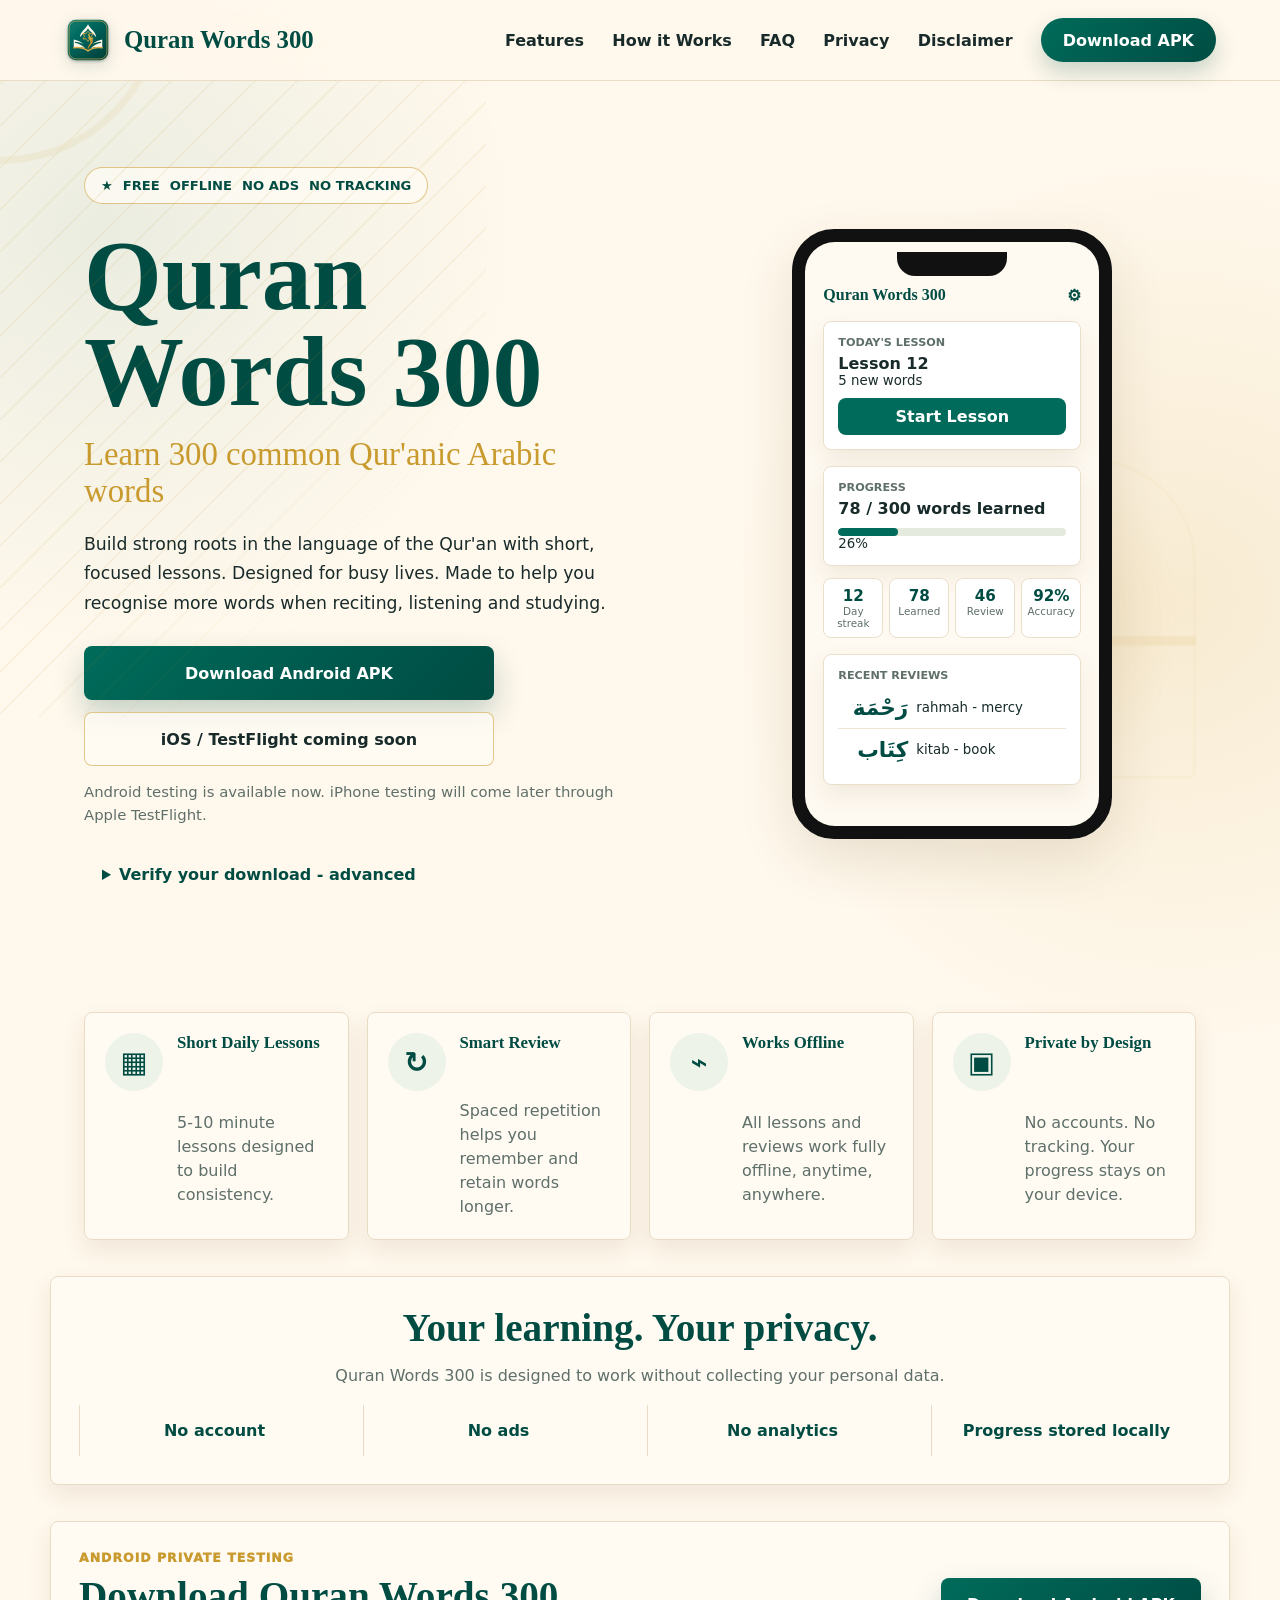
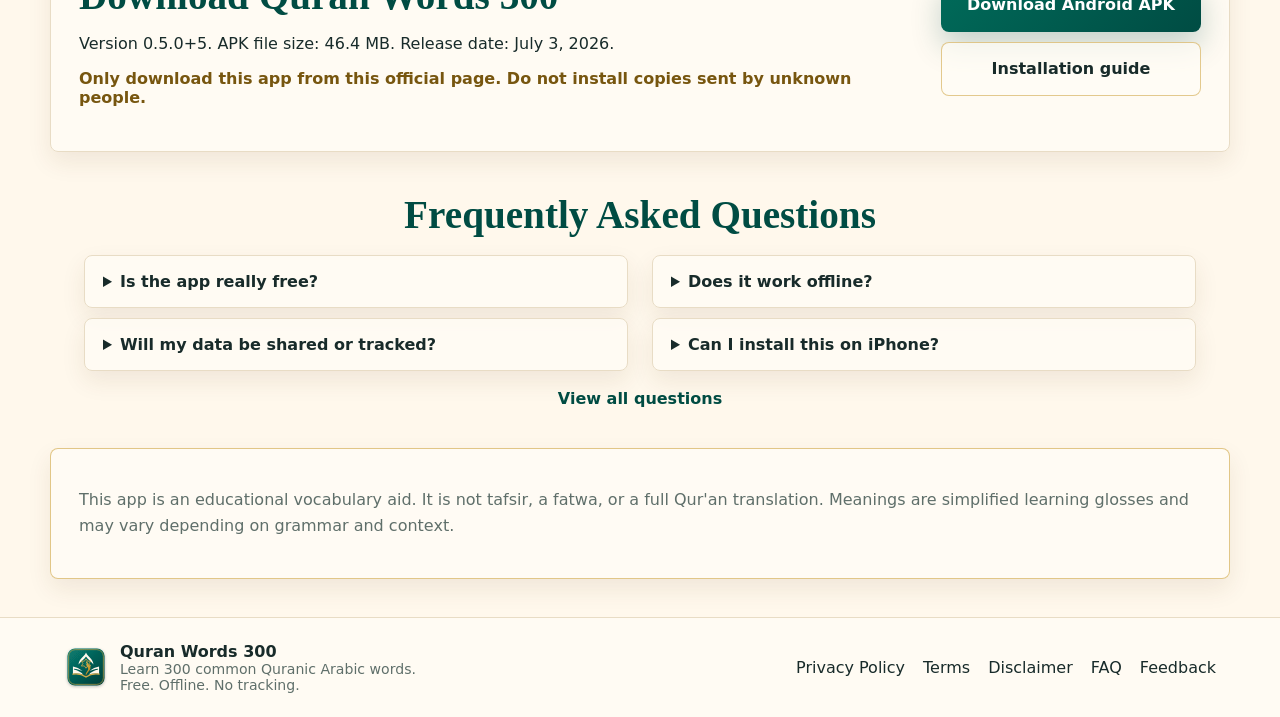
<file: index.html>
<!doctype html>
<html lang="en">
<head>
  <meta charset="utf-8">
  <meta name="viewport" content="width=device-width, initial-scale=1">
  <title>Quran Words 300 - Learn common Quranic Arabic words</title>
  <meta name="description" content="Learn 300 common Quranic Arabic words. Free, offline, no ads and no tracking.">
  <link rel="icon" href="assets/logo/favicon.ico">
  <link rel="apple-touch-icon" href="assets/logo/apple-touch-icon.png">
  <link rel="stylesheet" href="assets/css/styles.css">
</head>
<body>
  <header class="site-header">
    <a class="brand" href="index.html" aria-label="Quran Words 300 home">
      <img src="assets/logo/quran-words-300-icon.svg" alt="" width="48" height="48">
      <span>Quran Words 300</span>
    </a>
    <button class="menu-button" type="button" aria-expanded="false" aria-controls="site-nav">
      <span></span><span></span><span></span>
      <span class="sr-only">Menu</span>
    </button>
    <nav id="site-nav" class="site-nav" aria-label="Main navigation">
      <a href="#features">Features</a>
      <a href="#how">How it Works</a>
      <a href="faq.html">FAQ</a>
      <a href="privacy.html">Privacy</a>
      <a href="disclaimer.html">Disclaimer</a>
      <a class="nav-download" href="https://github.com/j4far/quran-words-300/releases/download/v0.5.0/quran_words_300_v1.apk">Download APK</a>
    </nav>
  </header>

  <main>
    <section class="hero section-shell">
      <div class="hero-copy">
        <div class="badge">
          <span aria-hidden="true">★</span>
          <span>Free</span>
          <span>Offline</span>
          <span>No ads</span>
          <span>No tracking</span>
        </div>
        <h1>Quran Words 300</h1>
        <p class="subhead">Learn 300 common Qur'anic Arabic words</p>
        <p class="lead">Build strong roots in the language of the Qur'an with short, focused lessons. Designed for busy lives. Made to help you recognise more words when reciting, listening and studying.</p>
        <div class="cta-stack">
          <a class="button primary" href="https://github.com/j4far/quran-words-300/releases/download/v0.5.0/quran_words_300_v1.apk">Download Android APK</a>
          <span class="button secondary disabled" aria-disabled="true">iOS / TestFlight coming soon</span>
        </div>
        <p class="small-note">Android testing is available now. iPhone testing will come later through Apple TestFlight.</p>
        <details class="verify">
          <summary>Verify your download - advanced</summary>
          <p>Technical users can compare the SHA-256 checksum of the downloaded APK with the value below to confirm the file has not changed.</p>
          <div class="checksum-row">
            <code id="checksum">02d90bd3e41cfec57b8a3e9467ac057fa9d716fff76697de5eb9ce2103a9549a</code>
            <button class="copy-button" type="button" data-copy-target="checksum">Copy</button>
          </div>
          <p class="command">Windows PowerShell: <code>Get-FileHash .\quran_words_300_v1.apk -Algorithm SHA256</code></p>
          <p class="small-note">The checksum must be regenerated whenever a new APK is released.</p>
        </details>
      </div>
      <div class="hero-visual" aria-label="App preview">
        <div class="phone">
          <div class="phone-top"></div>
          <div class="phone-screen">
            <div class="phone-bar"><span>Quran Words 300</span><span>⚙</span></div>
            <section class="mini-card">
              <span class="mini-label">Today's lesson</span>
              <strong>Lesson 12</strong>
              <small>5 new words</small>
              <div class="mini-button">Start Lesson</div>
            </section>
            <section class="mini-card">
              <span class="mini-label">Progress</span>
              <strong>78 / 300 words learned</strong>
              <div class="progress"><span style="width:26%"></span></div>
              <small>26%</small>
            </section>
            <div class="mini-stats">
              <span><strong>12</strong> Day streak</span>
              <span><strong>78</strong> Learned</span>
              <span><strong>46</strong> Review</span>
              <span><strong>92%</strong> Accuracy</span>
            </div>
            <section class="mini-card">
              <span class="mini-label">Recent reviews</span>
              <div class="arabic-row"><span>رَحْمَة</span><small>rahmah - mercy</small></div>
              <div class="arabic-row"><span>كِتَاب</span><small>kitab - book</small></div>
            </section>
          </div>
        </div>
        <div class="lamp-card" aria-hidden="true"></div>
      </div>
    </section>

    <section id="features" class="features section-shell">
      <article class="feature-card">
        <span class="feature-icon">▦</span>
        <h2>Short Daily Lessons</h2>
        <p>5-10 minute lessons designed to build consistency.</p>
      </article>
      <article class="feature-card">
        <span class="feature-icon">↻</span>
        <h2>Smart Review</h2>
        <p>Spaced repetition helps you remember and retain words longer.</p>
      </article>
      <article class="feature-card">
        <span class="feature-icon">⌁</span>
        <h2>Works Offline</h2>
        <p>All lessons and reviews work fully offline, anytime, anywhere.</p>
      </article>
      <article class="feature-card">
        <span class="feature-icon">▣</span>
        <h2>Private by Design</h2>
        <p>No accounts. No tracking. Your progress stays on your device.</p>
      </article>
    </section>

    <section id="how" class="trust section-shell">
      <h2>Your learning. Your privacy.</h2>
      <p>Quran Words 300 is designed to work without collecting your personal data.</p>
      <div class="trust-grid">
        <span>No account</span>
        <span>No ads</span>
        <span>No analytics</span>
        <span>Progress stored locally</span>
      </div>
    </section>

    <section id="download" class="download section-shell">
      <div>
        <p class="eyebrow">Android private testing</p>
        <h2>Download Quran Words 300</h2>
        <p>Version 0.5.0+5. APK file size: 46.4 MB. Release date: July 3, 2026.</p>
        <p class="safety">Only download this app from this official page. Do not install copies sent by unknown people.</p>
      </div>
      <div class="download-actions">
        <a class="button primary" href="https://github.com/j4far/quran-words-300/releases/download/v0.5.0/quran_words_300_v1.apk">Download Android APK</a>
        <a class="button secondary" href="faq.html#install">Installation guide</a>
      </div>
    </section>

    <section class="faq-preview section-shell">
      <h2>Frequently Asked Questions</h2>
      <div class="faq-grid">
        <details><summary>Is the app really free?</summary><p>Yes. There are no ads, no paywall and no in-app purchases.</p></details>
        <details><summary>Does it work offline?</summary><p>Yes. Lessons, reviews and progress work locally on your phone.</p></details>
        <details><summary>Will my data be shared or tracked?</summary><p>No. The app has no analytics, tracking SDKs or account system.</p></details>
        <details><summary>Can I install this on iPhone?</summary><p>Not at this stage. iPhone testing will come later through Apple TestFlight.</p></details>
      </div>
      <a class="text-link" href="faq.html">View all questions</a>
    </section>

    <section class="disclaimer section-shell">
      <p>This app is an educational vocabulary aid. It is not tafsir, a fatwa, or a full Qur'an translation. Meanings are simplified learning glosses and may vary depending on grammar and context.</p>
    </section>
  </main>

  <footer class="site-footer">
    <div class="footer-brand">
      <img src="assets/logo/quran-words-300-icon.svg" alt="" width="44" height="44">
      <div><strong>Quran Words 300</strong><span>Learn 300 common Quranic Arabic words. Free. Offline. No tracking.</span></div>
    </div>
    <nav aria-label="Footer navigation">
      <a href="privacy.html">Privacy Policy</a>
      <a href="terms.html">Terms</a>
      <a href="disclaimer.html">Disclaimer</a>
      <a href="faq.html">FAQ</a>
      <a href="https://github.com/j4far/quran-words-300/issues/new?title=Quran%20Words%20300%20Feedback">Feedback</a>
    </nav>
  </footer>

  <script src="assets/js/main.js"></script>
</body>
</html>
</file>
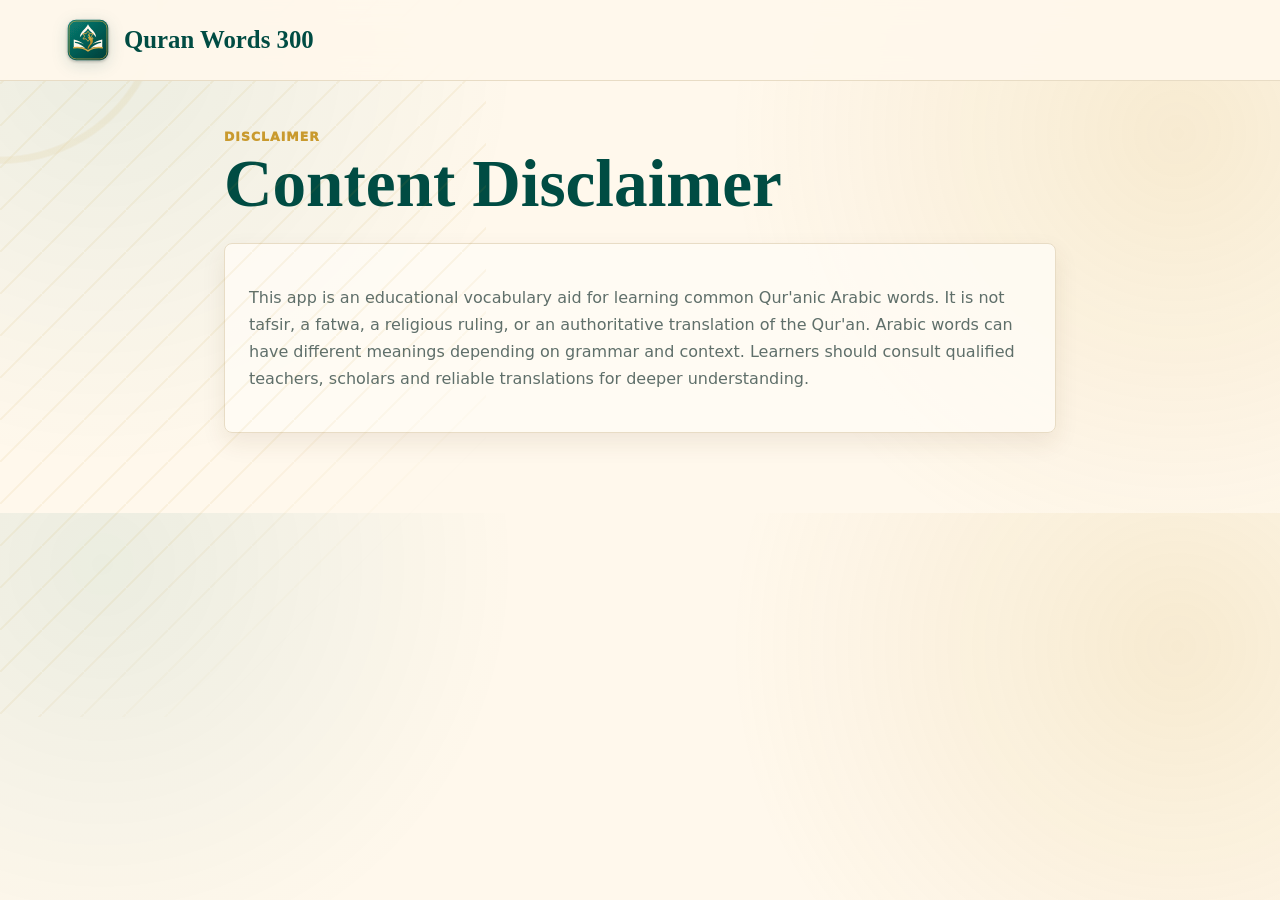
<file: disclaimer.html>
<!doctype html>
<html lang="en">
<head>
  <meta charset="utf-8">
  <meta name="viewport" content="width=device-width, initial-scale=1">
  <title>Disclaimer - Quran Words 300</title>
  <link rel="icon" href="assets/logo/favicon.ico">
  <link rel="stylesheet" href="assets/css/styles.css">
</head>
<body>
  <header class="site-header"><a class="brand" href="index.html"><img src="assets/logo/quran-words-300-icon.svg" alt="" width="48" height="48"><span>Quran Words 300</span></a></header>
  <main class="page section-shell">
    <p class="eyebrow">Disclaimer</p>
    <h1>Content Disclaimer</h1>
    <div class="policy-card">
      <p>This app is an educational vocabulary aid for learning common Qur'anic Arabic words. It is not tafsir, a fatwa, a religious ruling, or an authoritative translation of the Qur'an. Arabic words can have different meanings depending on grammar and context. Learners should consult qualified teachers, scholars and reliable translations for deeper understanding.</p>
    </div>
  </main>
</body>
</html>
</file>
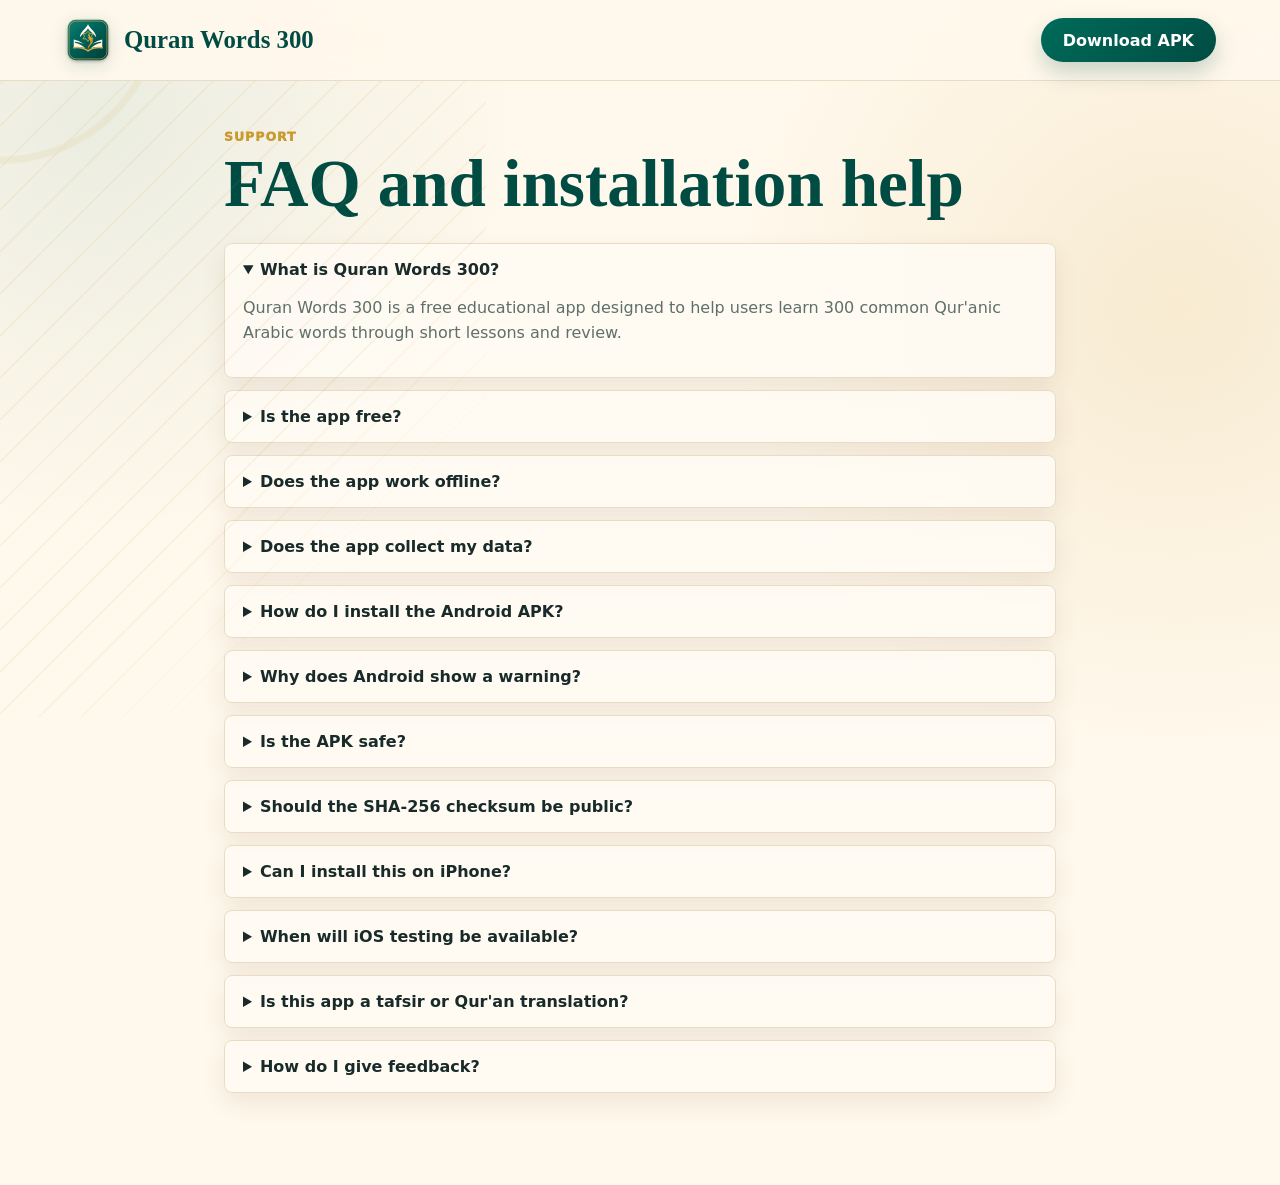
<file: faq.html>
<!doctype html>
<html lang="en">
<head>
  <meta charset="utf-8">
  <meta name="viewport" content="width=device-width, initial-scale=1">
  <title>FAQ - Quran Words 300</title>
  <link rel="icon" href="assets/logo/favicon.ico">
  <link rel="stylesheet" href="assets/css/styles.css">
</head>
<body>
  <header class="site-header">
    <a class="brand" href="index.html"><img src="assets/logo/quran-words-300-icon.svg" alt="" width="48" height="48"><span>Quran Words 300</span></a>
    <a class="nav-download" href="https://github.com/j4far/quran-words-300/releases/download/v0.5.0/quran_words_300_v1.apk">Download APK</a>
  </header>
  <main class="page section-shell">
    <p class="eyebrow">Support</p>
    <h1>FAQ and installation help</h1>
    <div class="faq-list">
      <details open><summary>What is Quran Words 300?</summary><p>Quran Words 300 is a free educational app designed to help users learn 300 common Qur'anic Arabic words through short lessons and review.</p></details>
      <details><summary>Is the app free?</summary><p>Yes. The app is free. There are no ads, no paywall and no in-app purchases.</p></details>
      <details><summary>Does the app work offline?</summary><p>Yes. The app is designed to work offline. Lessons, reviews and progress are stored locally on your phone.</p></details>
      <details><summary>Does the app collect my data?</summary><p>No. The app does not require an account, does not use analytics and does not collect personal data.</p></details>
      <details id="install"><summary>How do I install the Android APK?</summary><ol><li>Tap Download Android APK.</li><li>Open the downloaded file.</li><li>Android may ask you to allow installation from your browser or file manager.</li><li>Tap Settings.</li><li>Enable Allow from this source.</li><li>Return to the APK and tap Install.</li><li>After installation, you can disable Allow from this source again.</li></ol></details>
      <details><summary>Why does Android show a warning?</summary><p>Android shows a warning because the app is being installed outside Google Play during this private testing stage. Only install the APK if you downloaded it from the official Quran Words 300 page.</p></details>
      <details><summary>Is the APK safe?</summary><p>The APK should only be downloaded from the official Quran Words 300 page. The app is designed to work offline, without ads, tracking or analytics. Technical users can also compare the SHA-256 checksum.</p></details>
      <details><summary>Should the SHA-256 checksum be public?</summary><p>Yes. The SHA-256 checksum is not secret. It is a file fingerprint that helps users check whether the APK has changed. It does not reveal source code, passwords or signing keys.</p></details>
      <details><summary>Can I install this on iPhone?</summary><p>Not at this stage. APK files are only for Android. iOS does not use APK files.</p></details>
      <details><summary>When will iOS testing be available?</summary><p>iOS testing will be considered after the Android version has been user tested and improved. iPhone testing will likely use Apple TestFlight.</p></details>
      <details><summary>Is this app a tafsir or Qur'an translation?</summary><p>No. It is a vocabulary learning aid. Meanings are simplified learning glosses and may vary depending on grammar and context.</p></details>
      <details><summary>How do I give feedback?</summary><p>Use the Feedback link on the website. It opens a public GitHub feedback form for this testing release.</p></details>
    </div>
  </main>
  <script src="assets/js/main.js"></script>
</body>
</html>
</file>
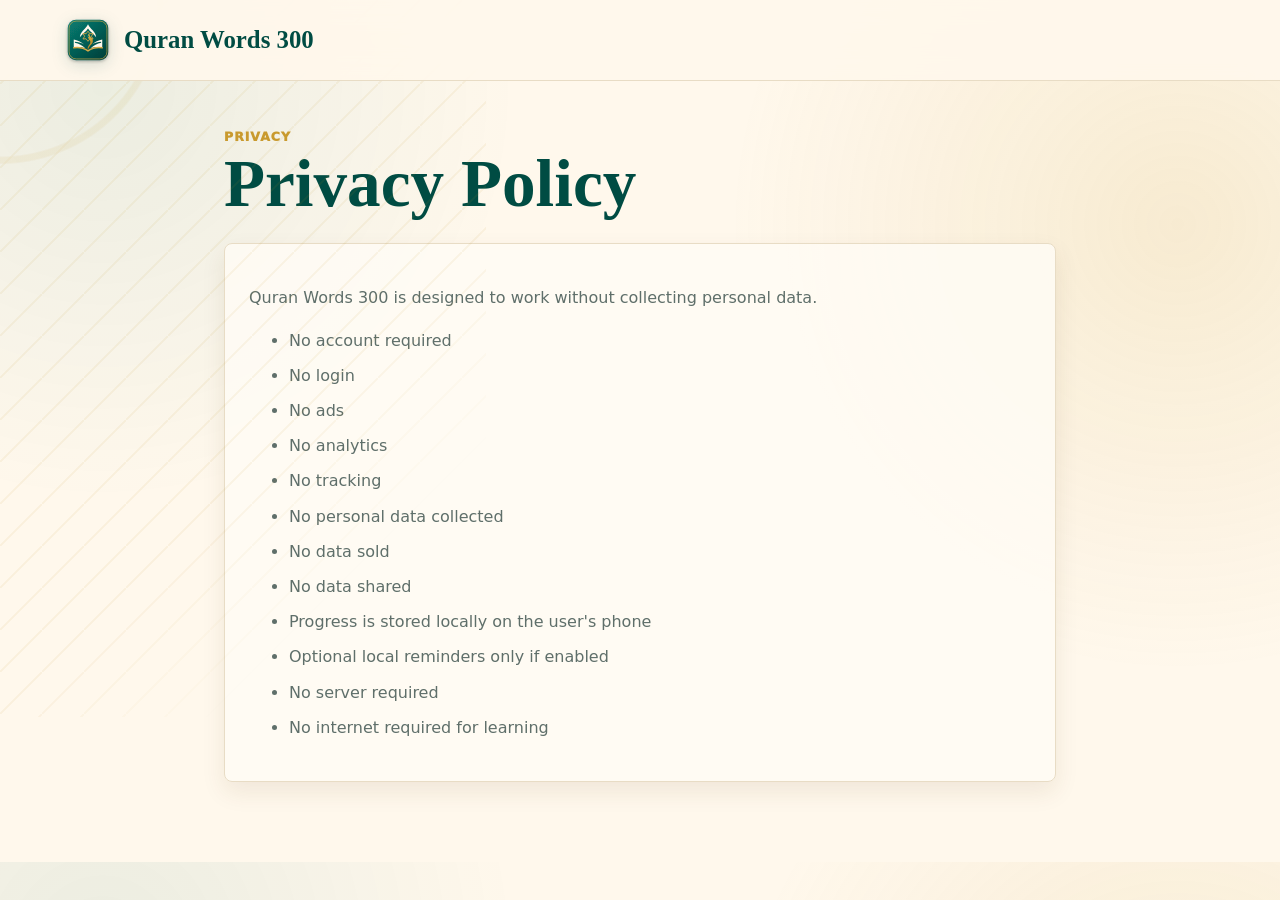
<file: privacy.html>
<!doctype html>
<html lang="en">
<head>
  <meta charset="utf-8">
  <meta name="viewport" content="width=device-width, initial-scale=1">
  <title>Privacy - Quran Words 300</title>
  <link rel="icon" href="assets/logo/favicon.ico">
  <link rel="stylesheet" href="assets/css/styles.css">
</head>
<body>
  <header class="site-header"><a class="brand" href="index.html"><img src="assets/logo/quran-words-300-icon.svg" alt="" width="48" height="48"><span>Quran Words 300</span></a></header>
  <main class="page section-shell">
    <p class="eyebrow">Privacy</p>
    <h1>Privacy Policy</h1>
    <div class="policy-card">
      <p>Quran Words 300 is designed to work without collecting personal data.</p>
      <ul>
        <li>No account required</li>
        <li>No login</li>
        <li>No ads</li>
        <li>No analytics</li>
        <li>No tracking</li>
        <li>No personal data collected</li>
        <li>No data sold</li>
        <li>No data shared</li>
        <li>Progress is stored locally on the user's phone</li>
        <li>Optional local reminders only if enabled</li>
        <li>No server required</li>
        <li>No internet required for learning</li>
      </ul>
    </div>
  </main>
</body>
</html>
</file>
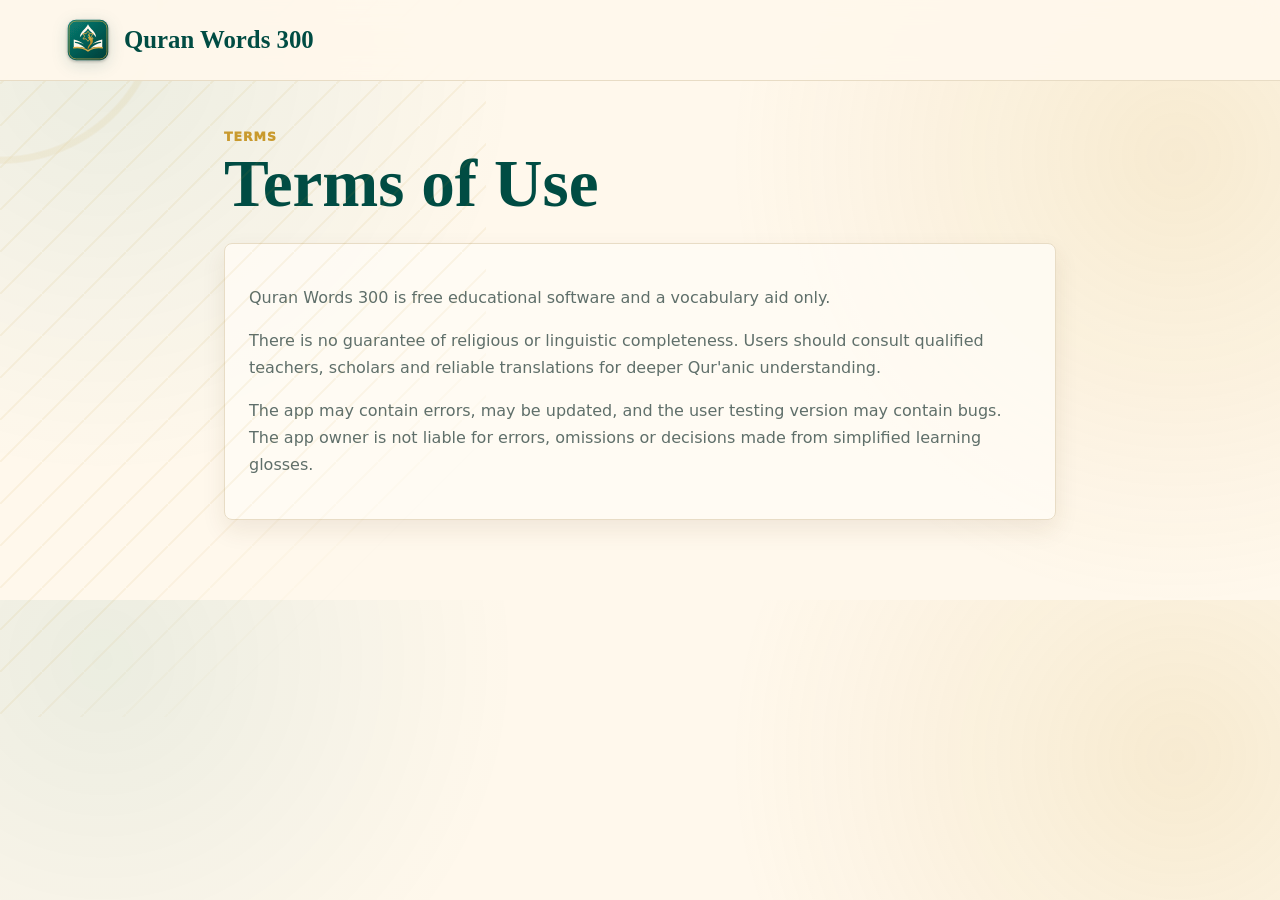
<file: terms.html>
<!doctype html>
<html lang="en">
<head>
  <meta charset="utf-8">
  <meta name="viewport" content="width=device-width, initial-scale=1">
  <title>Terms - Quran Words 300</title>
  <link rel="icon" href="assets/logo/favicon.ico">
  <link rel="stylesheet" href="assets/css/styles.css">
</head>
<body>
  <header class="site-header"><a class="brand" href="index.html"><img src="assets/logo/quran-words-300-icon.svg" alt="" width="48" height="48"><span>Quran Words 300</span></a></header>
  <main class="page section-shell">
    <p class="eyebrow">Terms</p>
    <h1>Terms of Use</h1>
    <div class="policy-card">
      <p>Quran Words 300 is free educational software and a vocabulary aid only.</p>
      <p>There is no guarantee of religious or linguistic completeness. Users should consult qualified teachers, scholars and reliable translations for deeper Qur'anic understanding.</p>
      <p>The app may contain errors, may be updated, and the user testing version may contain bugs. The app owner is not liable for errors, omissions or decisions made from simplified learning glosses.</p>
    </div>
  </main>
</body>
</html>
</file>
<file: assets/css/styles.css>
:root {
  --primary: #006b5a;
  --deep: #004c43;
  --gold: #c99a2e;
  --cream: #fff8ec;
  --paper: #fffcf5;
  --white: #ffffff;
  --ink: #182b2a;
  --muted: #5f6f6a;
  --line: #e8dcc5;
  --shadow: 0 20px 55px rgba(84, 60, 20, .12);
  --soft-shadow: 0 10px 25px rgba(84, 60, 20, .09);
}

* {
  box-sizing: border-box;
}

html {
  scroll-behavior: smooth;
}

body {
  margin: 0;
  color: var(--ink);
  background:
    radial-gradient(circle at 92% 26%, rgba(201, 154, 46, .14), transparent 28rem),
    radial-gradient(circle at 8% 10%, rgba(0, 107, 90, .08), transparent 26rem),
    var(--cream);
  font-family: "Segoe UI", system-ui, -apple-system, BlinkMacSystemFont, sans-serif;
}

body::before {
  content: "";
  position: fixed;
  inset: 0 auto auto 0;
  width: min(38vw, 520px);
  height: min(56vw, 760px);
  pointer-events: none;
  opacity: .24;
  background:
    linear-gradient(135deg, transparent 48%, rgba(201,154,46,.35) 49%, rgba(201,154,46,.35) 51%, transparent 52%),
    radial-gradient(circle at 0 0, transparent 0 18%, rgba(201,154,46,.35) 18.2% 18.8%, transparent 19%);
  background-size: 42px 42px, 100% 100%;
  mask-image: linear-gradient(135deg, #000 0 58%, transparent 78%);
}

a {
  color: var(--deep);
}

a:focus-visible,
button:focus-visible,
summary:focus-visible {
  outline: 3px solid rgba(201, 154, 46, .55);
  outline-offset: 4px;
}

.sr-only {
  position: absolute;
  width: 1px;
  height: 1px;
  overflow: hidden;
  clip: rect(0, 0, 0, 0);
}

.site-header {
  position: sticky;
  top: 0;
  z-index: 20;
  display: flex;
  align-items: center;
  justify-content: space-between;
  gap: 22px;
  padding: 16px clamp(18px, 5vw, 64px);
  border-bottom: 1px solid var(--line);
  background: rgba(255, 248, 236, .92);
  backdrop-filter: blur(14px);
}

.brand {
  display: inline-flex;
  align-items: center;
  gap: 12px;
  color: var(--deep);
  font-family: Georgia, "Times New Roman", serif;
  font-size: clamp(1.1rem, 2vw, 1.55rem);
  font-weight: 800;
  text-decoration: none;
  white-space: nowrap;
}

.brand img {
  filter: drop-shadow(0 4px 8px rgba(0, 76, 67, .16));
}

.site-nav {
  display: flex;
  align-items: center;
  gap: clamp(14px, 2.2vw, 34px);
}

.site-nav a,
.site-header > .nav-download {
  color: var(--ink);
  font-weight: 750;
  text-decoration: none;
}

.nav-download {
  display: inline-flex;
  align-items: center;
  justify-content: center;
  min-height: 44px;
  padding: 0 22px;
  border-radius: 999px;
  color: white !important;
  background: linear-gradient(135deg, var(--primary), var(--deep));
  box-shadow: 0 10px 22px rgba(0, 76, 67, .22);
}

.menu-button {
  display: none;
  width: 48px;
  height: 44px;
  border: 1px solid var(--line);
  border-radius: 8px;
  background: var(--paper);
}

.menu-button span:not(.sr-only) {
  display: block;
  width: 22px;
  height: 2px;
  margin: 5px auto;
  background: var(--deep);
}

.section-shell {
  max-width: 1180px;
  margin: 0 auto;
  padding-inline: clamp(18px, 4vw, 34px);
}

.hero {
  display: grid;
  grid-template-columns: minmax(0, 1.05fr) minmax(360px, .95fr);
  gap: clamp(30px, 7vw, 86px);
  align-items: center;
  min-height: calc(100vh - 78px);
  padding-block: clamp(40px, 7vw, 86px);
}

.badge {
  display: inline-flex;
  flex-wrap: wrap;
  align-items: center;
  gap: 10px;
  padding: 10px 16px;
  border: 1px solid rgba(201, 154, 46, .55);
  border-radius: 999px;
  color: var(--deep);
  background: rgba(255, 252, 245, .72);
  font-size: .82rem;
  font-weight: 900;
  text-transform: uppercase;
}

h1,
h2,
h3 {
  margin: 0;
  font-family: Georgia, "Times New Roman", serif;
  color: var(--deep);
}

h1 {
  margin-top: 24px;
  font-size: clamp(3rem, 9vw, 6.25rem);
  line-height: .96;
  letter-spacing: 0;
}

.subhead {
  margin: 16px 0 0;
  color: var(--gold);
  font-family: Georgia, "Times New Roman", serif;
  font-size: clamp(1.35rem, 3vw, 2.05rem);
}

.lead {
  max-width: 560px;
  margin: 20px 0 0;
  color: var(--ink);
  font-size: 1.08rem;
  line-height: 1.7;
}

.cta-stack {
  display: grid;
  gap: 12px;
  max-width: 410px;
  margin-top: 28px;
}

.button {
  display: inline-flex;
  min-height: 54px;
  align-items: center;
  justify-content: center;
  border-radius: 8px;
  padding: 14px 22px;
  font-weight: 900;
  text-decoration: none;
}

.button.primary {
  color: white;
  background: linear-gradient(135deg, var(--primary), var(--deep));
  box-shadow: 0 14px 30px rgba(0, 76, 67, .23);
}

.button.secondary {
  border: 1px solid rgba(201, 154, 46, .52);
  color: var(--ink);
  background: rgba(255, 252, 245, .72);
}

.button.disabled {
  cursor: default;
}

.small-note {
  color: var(--muted);
  font-size: .93rem;
  line-height: 1.55;
}

.verify {
  max-width: 540px;
  margin-top: 22px;
  color: var(--muted);
}

.verify summary {
  cursor: pointer;
  color: var(--deep);
  font-weight: 900;
}

.checksum-row {
  display: flex;
  gap: 8px;
  align-items: stretch;
  margin-top: 10px;
}

code {
  overflow-wrap: anywhere;
  border-radius: 8px;
  background: #efe6d4;
  color: var(--ink);
  padding: 10px 12px;
  font-size: .82rem;
}

.checksum-row code {
  flex: 1;
}

.copy-button {
  border: 0;
  border-radius: 8px;
  padding: 0 14px;
  color: white;
  background: var(--deep);
  font-weight: 900;
}

.command code {
  display: inline;
  padding: 2px 5px;
}

.hero-visual {
  position: relative;
  min-height: 630px;
  display: grid;
  place-items: center;
}

.phone {
  position: relative;
  z-index: 2;
  width: min(320px, 78vw);
  border: 13px solid #111;
  border-radius: 42px;
  background: #111;
  box-shadow: var(--shadow);
}

.phone-top {
  position: absolute;
  top: 10px;
  left: 50%;
  z-index: 3;
  width: 110px;
  height: 24px;
  transform: translateX(-50%);
  border-radius: 0 0 18px 18px;
  background: #111;
}

.phone-screen {
  overflow: hidden;
  min-height: 584px;
  border-radius: 30px;
  padding: 44px 18px 18px;
  background: #fffaf1;
}

.phone-bar {
  display: flex;
  justify-content: space-between;
  color: var(--deep);
  font-family: Georgia, "Times New Roman", serif;
  font-weight: 800;
}

.mini-card {
  margin-top: 16px;
  padding: 14px;
  border: 1px solid #eadfca;
  border-radius: 8px;
  background: white;
  box-shadow: var(--soft-shadow);
}

.mini-label {
  display: block;
  margin-bottom: 5px;
  color: var(--muted);
  font-size: .7rem;
  font-weight: 900;
  text-transform: uppercase;
}

.mini-card strong,
.mini-card small {
  display: block;
}

.mini-button {
  margin-top: 10px;
  padding: 9px;
  border-radius: 8px;
  color: white;
  background: var(--primary);
  text-align: center;
  font-weight: 900;
}

.progress {
  height: 8px;
  margin-top: 10px;
  overflow: hidden;
  border-radius: 999px;
  background: #e5eadf;
}

.progress span {
  display: block;
  height: 100%;
  border-radius: inherit;
  background: var(--primary);
}

.mini-stats {
  display: grid;
  grid-template-columns: repeat(4, 1fr);
  gap: 6px;
  margin-top: 12px;
}

.mini-stats span {
  padding: 8px 4px;
  border: 1px solid #eadfca;
  border-radius: 8px;
  background: white;
  color: var(--muted);
  text-align: center;
  font-size: .65rem;
}

.mini-stats strong {
  display: block;
  color: var(--deep);
  font-size: .95rem;
}

.arabic-row {
  display: grid;
  grid-template-columns: 70px 1fr;
  gap: 8px;
  align-items: center;
  padding: 8px 0;
  border-bottom: 1px solid #eee4d4;
}

.arabic-row:last-child {
  border-bottom: 0;
}

.arabic-row span {
  direction: rtl;
  color: var(--deep);
  font-size: 1.35rem;
  font-weight: 900;
}

.lamp-card {
  position: absolute;
  right: 0;
  bottom: 70px;
  width: 210px;
  height: 320px;
  border-radius: 120px 120px 8px 8px;
  opacity: .2;
  background:
    linear-gradient(transparent 0 55%, rgba(201,154,46,.55) 56% 58%, transparent 59%),
    radial-gradient(ellipse at center, rgba(201,154,46,.36), transparent 62%);
  border: 3px solid rgba(201, 154, 46, .18);
}

.features {
  display: grid;
  grid-template-columns: repeat(4, 1fr);
  gap: 18px;
  padding-block: 26px 36px;
}

.feature-card,
.trust,
.download,
.disclaimer,
.faq-preview details,
.policy-card,
.faq-list details {
  border: 1px solid var(--line);
  border-radius: 8px;
  background: rgba(255, 252, 245, .86);
  box-shadow: var(--soft-shadow);
}

.feature-card {
  display: grid;
  grid-template-columns: 58px 1fr;
  gap: 14px;
  padding: 20px;
}

.feature-icon {
  display: grid;
  width: 58px;
  height: 58px;
  place-items: center;
  border-radius: 50%;
  color: var(--deep);
  background: #edf3e9;
  font-size: 1.8rem;
  font-weight: 900;
}

.feature-card h2 {
  font-size: 1.05rem;
}

.feature-card p {
  grid-column: 2;
  margin: -6px 0 0;
  color: var(--muted);
  line-height: 1.5;
}

.trust {
  padding: 28px;
  text-align: center;
}

.trust h2,
.download h2,
.faq-preview h2 {
  font-size: clamp(1.8rem, 4vw, 2.45rem);
}

.trust > p {
  color: var(--muted);
}

.trust-grid {
  display: grid;
  grid-template-columns: repeat(4, 1fr);
  gap: 14px;
  margin-top: 20px;
}

.trust-grid span {
  padding: 16px;
  border-left: 1px solid var(--line);
  color: var(--deep);
  font-weight: 900;
}

.download {
  display: grid;
  grid-template-columns: 1fr auto;
  gap: 24px;
  align-items: center;
  margin-top: 36px;
  padding: 28px;
}

.eyebrow {
  margin: 0 0 8px;
  color: var(--gold);
  font-size: .78rem;
  font-weight: 950;
  letter-spacing: .08em;
  text-transform: uppercase;
}

.safety {
  color: #77560f;
  font-weight: 800;
}

.download-actions {
  display: grid;
  min-width: 260px;
  gap: 10px;
}

.faq-preview {
  padding-block: 40px;
  text-align: center;
}

.faq-grid {
  display: grid;
  grid-template-columns: repeat(2, 1fr);
  gap: 10px 24px;
  margin-top: 18px;
  text-align: left;
}

details {
  padding: 16px 18px;
}

summary {
  cursor: pointer;
  color: var(--ink);
  font-weight: 900;
}

details p,
details li {
  color: var(--muted);
  line-height: 1.58;
}

.text-link {
  display: inline-flex;
  margin-top: 18px;
  color: var(--deep);
  font-weight: 900;
  text-decoration: none;
}

.disclaimer {
  margin-bottom: 38px;
  padding: 22px 28px;
  border-color: rgba(201, 154, 46, .55);
  color: var(--muted);
  line-height: 1.65;
}

.site-footer {
  display: flex;
  align-items: center;
  justify-content: space-between;
  gap: 24px;
  padding: 24px clamp(18px, 5vw, 64px);
  border-top: 1px solid var(--line);
  background: rgba(255, 252, 245, .84);
}

.footer-brand {
  display: flex;
  align-items: center;
  gap: 12px;
}

.footer-brand strong,
.footer-brand span {
  display: block;
}

.footer-brand span {
  max-width: 310px;
  color: var(--muted);
  font-size: .88rem;
}

.site-footer nav {
  display: flex;
  flex-wrap: wrap;
  gap: 18px;
}

.site-footer a {
  color: var(--ink);
  text-decoration: none;
}

.page {
  max-width: 900px;
  padding-block: 48px 80px;
}

.page h1 {
  margin-top: 0;
  font-size: clamp(2.2rem, 8vw, 4.2rem);
}

.faq-list,
.policy-card {
  margin-top: 26px;
}

.faq-list details {
  margin-bottom: 12px;
}

.policy-card {
  padding: 24px;
  color: var(--muted);
  line-height: 1.7;
}

.policy-card li {
  margin-bottom: 8px;
}

@media (max-width: 980px) {
  .menu-button {
    display: block;
  }

  .site-nav {
    position: absolute;
    left: 18px;
    right: 18px;
    top: calc(100% + 8px);
    display: none;
    flex-direction: column;
    align-items: stretch;
    padding: 18px;
    border: 1px solid var(--line);
    border-radius: 8px;
    background: var(--paper);
    box-shadow: var(--shadow);
  }

  .site-nav.open {
    display: flex;
  }

  .site-nav a {
    padding: 10px;
  }

  .hero {
    grid-template-columns: 1fr;
    min-height: auto;
  }

  .hero-visual {
    min-height: auto;
  }

  .features {
    grid-template-columns: repeat(2, 1fr);
  }

  .download {
    grid-template-columns: 1fr;
  }
}

@media (max-width: 640px) {
  .site-header {
    padding-inline: 14px;
  }

  .brand span {
    max-width: 180px;
    overflow: hidden;
    text-overflow: ellipsis;
  }

  .badge {
    border-radius: 8px;
  }

  .cta-stack,
  .button,
  .download-actions {
    width: 100%;
  }

  .features,
  .trust-grid,
  .faq-grid {
    grid-template-columns: 1fr;
  }

  .feature-card {
    grid-template-columns: 52px 1fr;
  }

  .trust-grid span {
    border-left: 0;
    border-top: 1px solid var(--line);
  }

  .site-footer {
    align-items: flex-start;
    flex-direction: column;
  }

  .checksum-row {
    flex-direction: column;
  }
}
</file>
